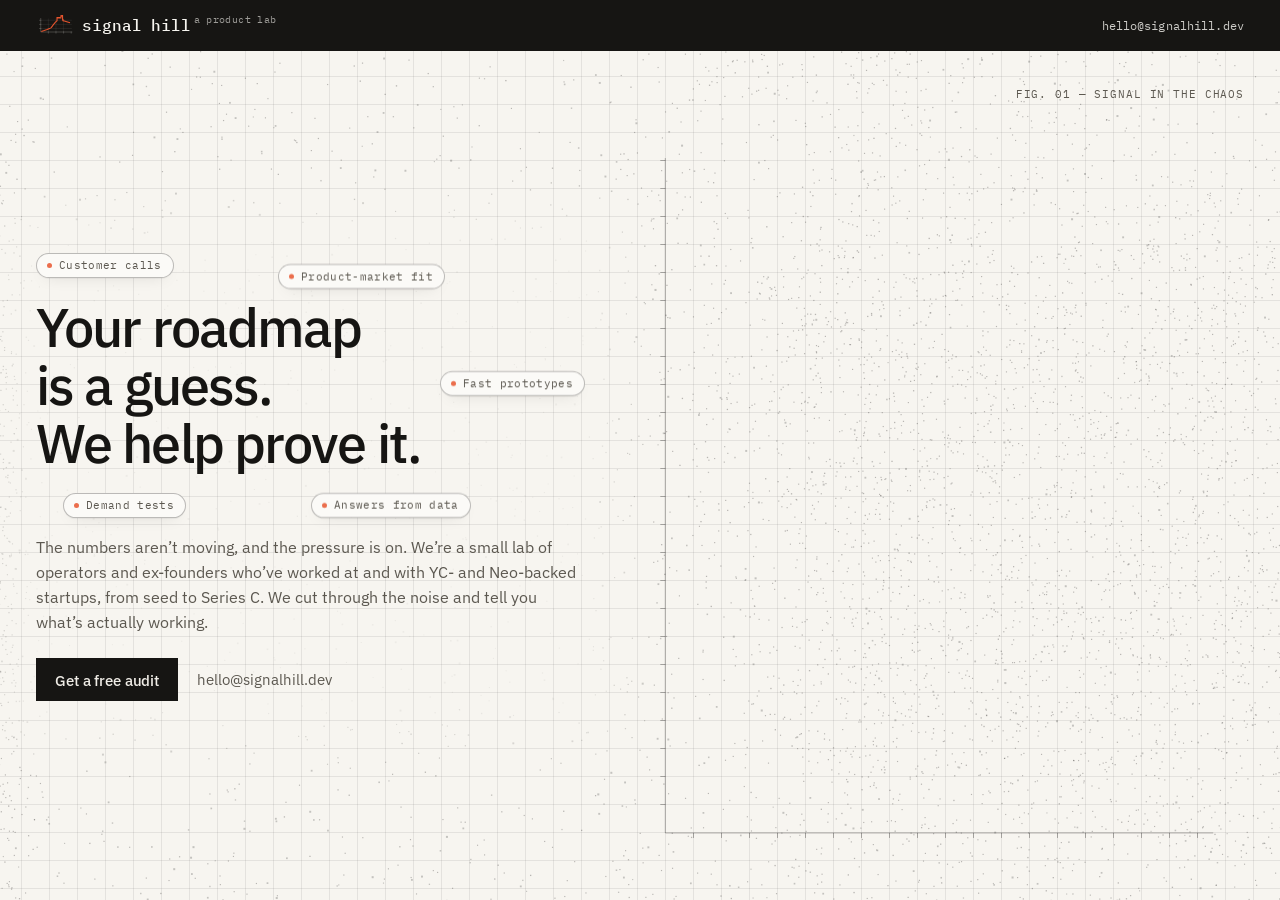
<file: index.html>
<!doctype html>
<html lang="en">
<head>
  <meta charset="utf-8">
  <meta name="viewport" content="width=device-width, initial-scale=1, viewport-fit=cover">
  <title>Signal Hill — A product lab</title>
  <meta name="description" content="Your roadmap is a guess. We help prove it. We’re a small lab of operators and ex-founders who cut through the noise and tell you what’s actually working.">
  <meta name="theme-color" content="#161513">
  <meta name="robots" content="noindex, nofollow">
  <meta name="color-scheme" content="light">

  <link rel="icon" href="favicon.svg" type="image/svg+xml">
  <link rel="icon" href="favicon.ico" sizes="32x32">
  <link rel="apple-touch-icon" href="apple-touch-icon.png">
  <link rel="manifest" href="site.webmanifest">

  <link rel="preconnect" href="https://fonts.googleapis.com">
  <link rel="preconnect" href="https://fonts.gstatic.com" crossorigin>
  <link href="https://fonts.googleapis.com/css2?family=IBM+Plex+Mono:wght@400;500&family=IBM+Plex+Sans:wght@400;500;600&display=swap" rel="stylesheet">
  <link rel="stylesheet" href="assets/css/style.css">
</head>
<body>
  <a class="skip-link" href="#cta">Skip to contact</a>

  <div class="frame">
    <header class="masthead">
      <a class="brand" href="#top" id="top" aria-label="Signal Hill">
        <svg class="brand__mark" xmlns="http://www.w3.org/2000/svg" viewBox="0 0 64 36" fill="none" width="64" height="36" aria-hidden="true">
          <g stroke="currentColor" stroke-width="0.4" opacity="0.28">
            <line x1="8" y1="9" x2="61" y2="9"/>
            <line x1="8" y1="16" x2="61" y2="16"/>
            <line x1="8" y1="23" x2="61" y2="23"/>
            <line x1="21" y1="6" x2="21" y2="29"/>
            <line x1="34" y1="6" x2="34" y2="29"/>
            <line x1="47" y1="6" x2="47" y2="29"/>
          </g>
          <g stroke="currentColor" stroke-width="0.7" stroke-linecap="square" opacity="0.5">
            <path d="M8 6 V29 H61"/>
            <path d="M8 9 H6.2 M8 16 H6.2 M8 23 H6.2"/>
            <path d="M21 29 V30.8 M34 29 V30.8 M47 29 V30.8 M60 29 V30.8"/>
          </g>
          <path class="brand__hill" d="M9 28 L14 26.6 L19 24.8 L23 23.2 L26 21.5 L29 17.2 L32.4 13 L35 10.55 L35.8 9.85 L35.8 4.45 L37.6 4.45 L37.6 5.2 L38.3 5.2 L38.3 4.45 L40.2 4.45 L40.2 5.2 L42.4 5.2 L42.4 1.45 L43.3 1.45 L43.3 2 L43.65 2 L43.65 1.45 L43.9 1.45 L43.9 0.25 L45.15 0.25 L45.15 0.75 L43.9 0.75 L43.9 1.45 L44.3 1.45 L44.3 2 L44.65 2 L44.65 1.45 L45.25 1.45 L45.25 8.25 L46.2 8.25 L46.2 9.85 L48.2 10.4 L52.4 11.6 L58 13.2" stroke-width="1.85" stroke-linejoin="miter" stroke-miterlimit="8" stroke-linecap="butt"/>
        </svg>
        <span class="brand__name">signal hill<sup class="brand__unit">a product lab</sup></span>
      </a>
      <a class="masthead__mail" href="mailto:hello@signalhill.dev">hello@signalhill.dev</a>
    </header>

    <main class="page">
      <section class="hero">
        <div class="hero__bg" aria-hidden="true">
          <canvas id="field" class="field"></canvas>
        </div>
        <div class="hero__copy">
          <div class="headline">
            <h1>Your roadmap is a&nbsp;guess. <span style="display:block">We help prove&nbsp;it.</span></h1>
            <ul class="pills" role="list" aria-label="How we work">
              <li class="pill pill--1">Customer calls</li>
              <li class="pill pill--2">Product-market fit</li>
              <li class="pill pill--3">Fast prototypes</li>
              <li class="pill pill--4">Demand tests</li>
              <li class="pill pill--5">Answers from data</li>
            </ul>
          </div>
          <p class="lede">The numbers aren’t moving, and the pressure is on. We’re a small lab of operators and ex-founders who’ve worked at and with YC- and Neo-backed startups, from seed to Series C. We cut through the noise and tell you what’s actually working.</p>
          <div class="cta">
            <a class="btn" id="cta" href="mailto:hello@signalhill.dev">Get a free audit</a>
            <a class="cta__mail" href="mailto:hello@signalhill.dev">hello@signalhill.dev</a>
          </div>
        </div>

        <div class="hero__stage" role="img" aria-label="Figure of noisy behavior resolving into the Signal Hill silhouette">
          <p class="fig-label">Fig. 01 — Signal in the chaos</p>
        </div>
      </section>
    </main>
  </div>

  <script src="assets/js/main.js" defer></script>
</body>
</html>
</file>
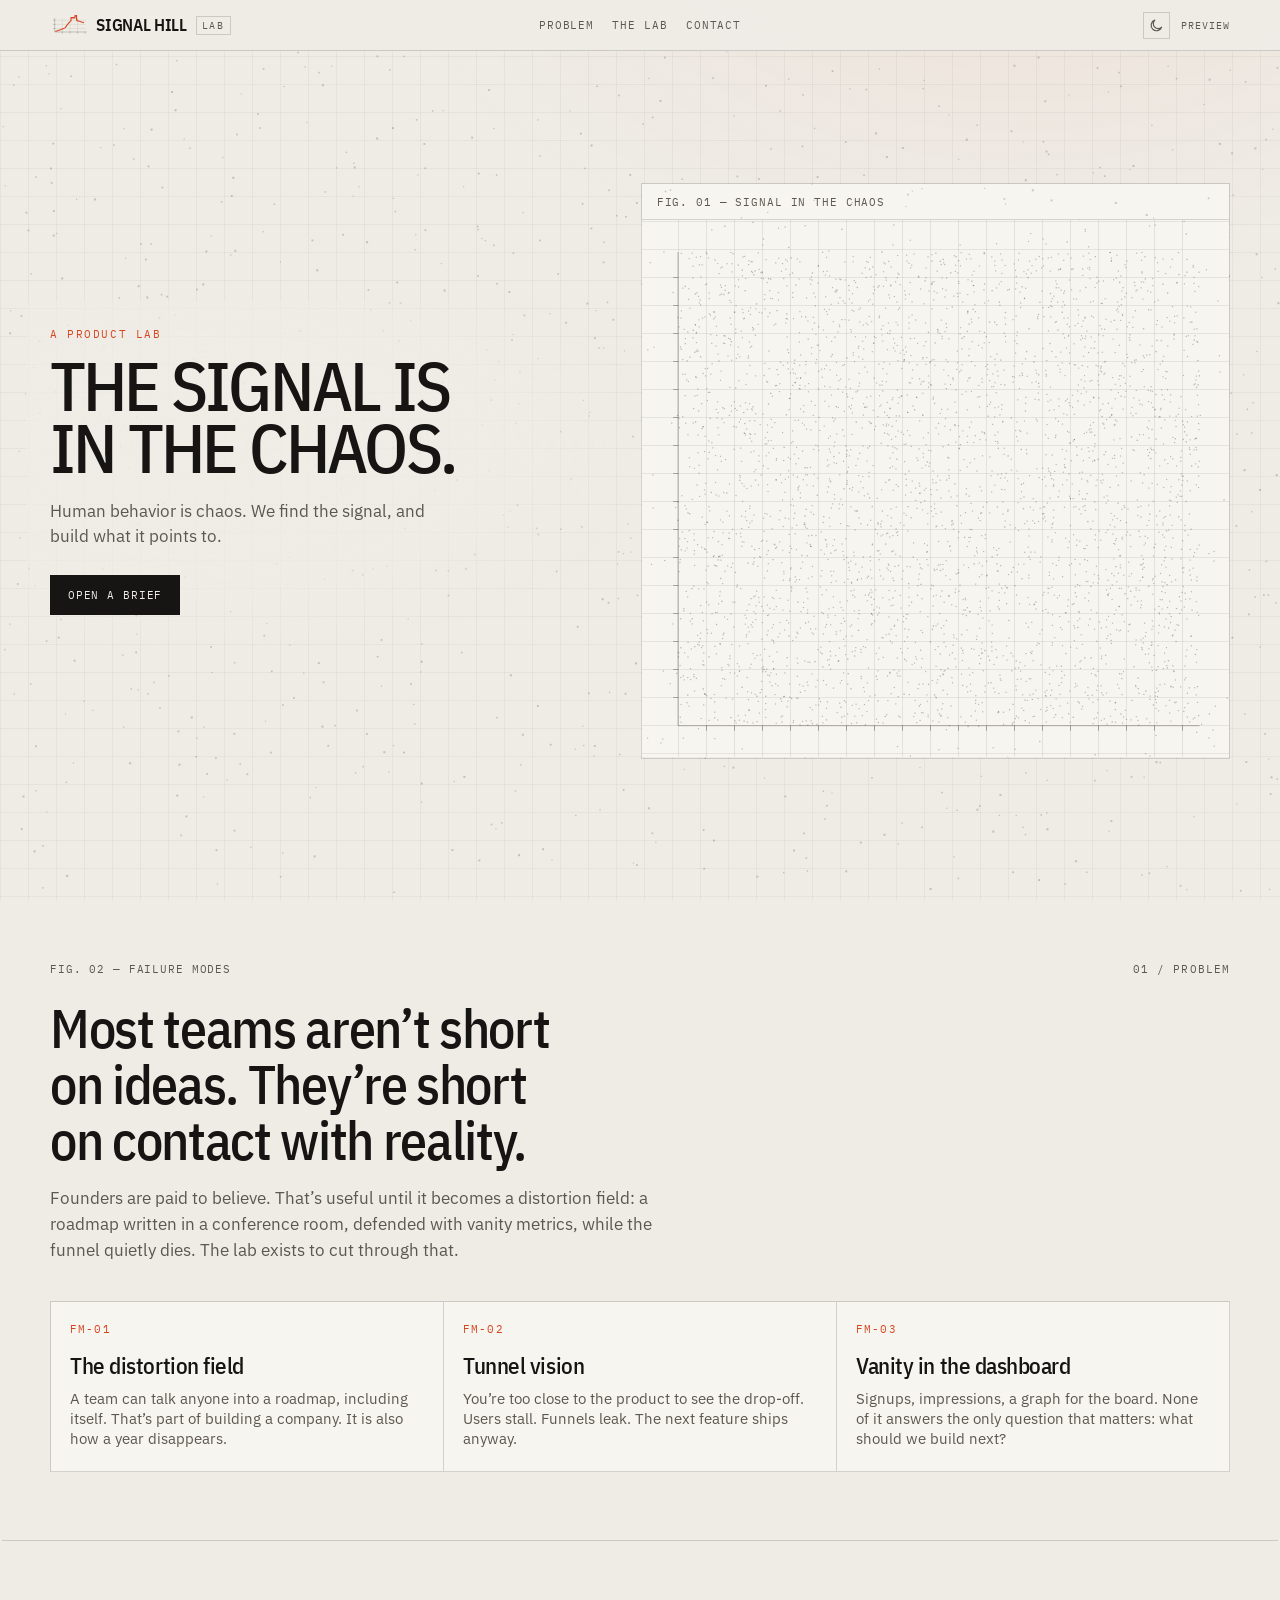
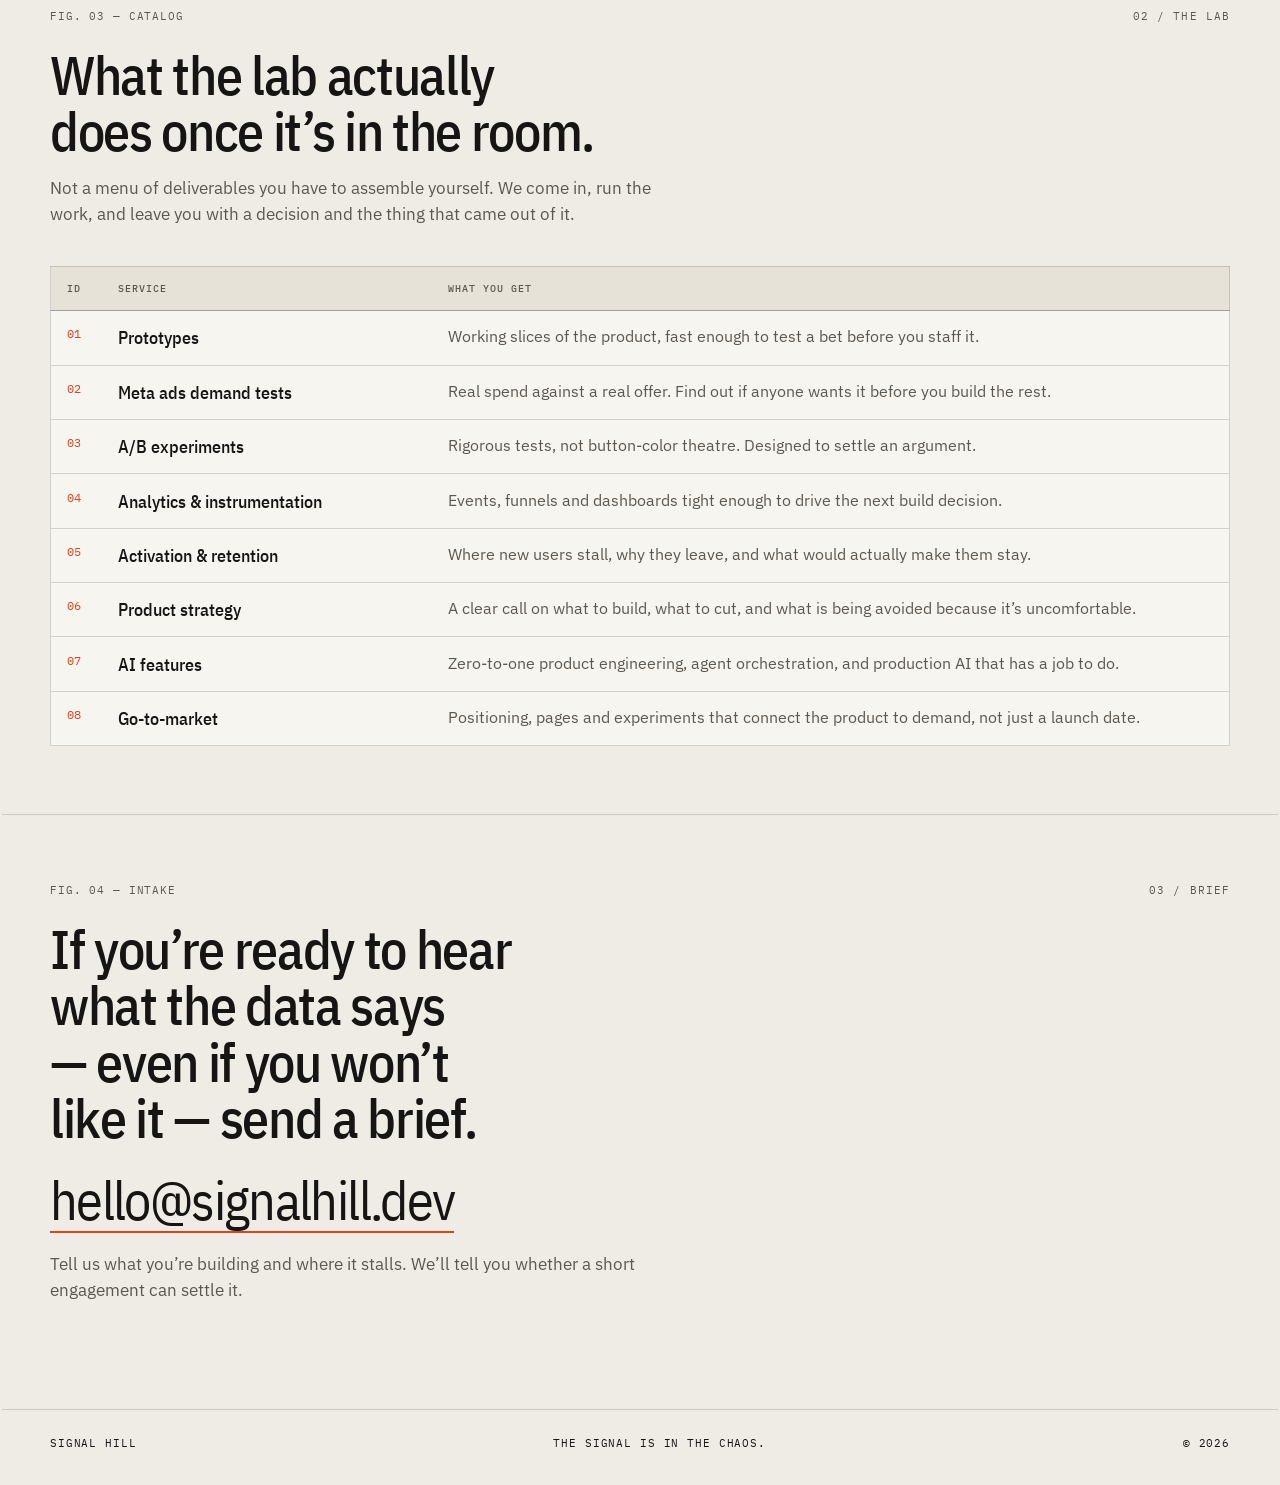
<file: v1/index.html>
<!doctype html>
<html lang="en" class="no-js">
<head>
  <meta charset="utf-8">
  <meta name="viewport" content="width=device-width, initial-scale=1, viewport-fit=cover">
  <title>Signal Hill | The signal is in the chaos</title>
  <meta name="description" content="Signal Hill is a product lab. Human behavior is chaos. We find the signal, and build what it points to.">
  <meta name="theme-color" content="#121110">
  <meta name="robots" content="noindex, nofollow">

  <meta property="og:type" content="website">
  <meta property="og:site_name" content="Signal Hill">
  <meta property="og:title" content="Signal Hill | The signal is in the chaos">
  <meta property="og:description" content="Human behavior is chaos. We find the signal, and build what it points to.">
  <meta property="og:image" content="assets/img/og-image.png">
  <meta property="og:image:width" content="1200">
  <meta property="og:image:height" content="630">
  <meta property="og:image:alt" content="Signal Hill — The signal is in the chaos.">
  <meta name="twitter:card" content="summary_large_image">
  <meta name="twitter:title" content="Signal Hill | The signal is in the chaos">
  <meta name="twitter:description" content="Human behavior is chaos. We find the signal, and build what it points to.">
  <meta name="twitter:image" content="assets/img/og-image.png">

  <link rel="icon" href="favicon.svg" type="image/svg+xml">
  <link rel="icon" href="favicon.ico" sizes="32x32">
  <link rel="apple-touch-icon" href="apple-touch-icon.png">
  <link rel="manifest" href="site.webmanifest">

  <script>
    (function () {
      var t = null;
      try {
        var q = new URLSearchParams(location.search).get("theme");
        if (q === "light" || q === "dark") t = q;
        if (!t) t = localStorage.getItem("signal-hill-theme");
      } catch (e) {}
      if (t !== "light" && t !== "dark") {
        t = (window.matchMedia && matchMedia("(prefers-color-scheme: light)").matches) ? "light" : "dark";
      }
      document.documentElement.setAttribute("data-theme", t);
      var meta = document.querySelector('meta[name="theme-color"]');
      if (meta) meta.setAttribute("content", t === "light" ? "#efece6" : "#121110");
    })();
  </script>
  <link rel="preconnect" href="https://fonts.googleapis.com">
  <link rel="preconnect" href="https://fonts.gstatic.com" crossorigin>
  <link href="https://fonts.googleapis.com/css2?family=IBM+Plex+Mono:wght@400;500&family=IBM+Plex+Sans+Condensed:wght@400;500;600&family=IBM+Plex+Sans:wght@400;500&display=swap" rel="stylesheet">
  <link rel="stylesheet" href="assets/css/style.css">
  <script>document.documentElement.classList.replace('no-js','js');</script>

  <script type="application/ld+json">
  {
    "@context": "https://schema.org",
    "@type": "Organization",
    "name": "Signal Hill",
    "description": "A product lab. Human behavior is chaos. We find the signal, and build what it points to.",
    "email": "hello@signalhill.dev"
  }
  </script>
</head>
<body>
  <a class="skip-link" href="#copy">Skip to content</a>

  <header class="masthead" id="top">
    <div class="shell">
      <a class="brand" href="#top" aria-label="Signal Hill">
        <svg class="brand__mark" xmlns="http://www.w3.org/2000/svg" viewBox="0 0 64 36" fill="none" width="64" height="36" aria-hidden="true">
          <g class="brand__grid" stroke="currentColor" stroke-width="0.4" opacity="0.28">
            <line x1="8" y1="9" x2="61" y2="9"/>
            <line x1="8" y1="16" x2="61" y2="16"/>
            <line x1="8" y1="23" x2="61" y2="23"/>
            <line x1="21" y1="6" x2="21" y2="29"/>
            <line x1="34" y1="6" x2="34" y2="29"/>
            <line x1="47" y1="6" x2="47" y2="29"/>
          </g>
          <g stroke="currentColor" stroke-width="0.7" stroke-linecap="square" opacity="0.5">
            <path d="M8 6 V29 H61"/>
            <path d="M8 9 H6.2 M8 16 H6.2 M8 23 H6.2"/>
            <path d="M21 29 V30.8 M34 29 V30.8 M47 29 V30.8 M60 29 V30.8"/>
          </g>
          <path class="brand__hill" d="M9 28 L14 26.6 L19 24.8 L23 23.2 L26 21.5 L29 17.2 L32.4 13 L35 10.55 L35.8 9.85 L35.8 4.45 L37.6 4.45 L37.6 5.2 L38.3 5.2 L38.3 4.45 L40.2 4.45 L40.2 5.2 L42.4 5.2 L42.4 1.45 L43.3 1.45 L43.3 2 L43.65 2 L43.65 1.45 L43.9 1.45 L43.9 0.25 L45.15 0.25 L45.15 0.75 L43.9 0.75 L43.9 1.45 L44.3 1.45 L44.3 2 L44.65 2 L44.65 1.45 L45.25 1.45 L45.25 8.25 L46.2 8.25 L46.2 9.85 L48.2 10.4 L52.4 11.6 L58 13.2" stroke="currentColor" stroke-width="1.85" stroke-linejoin="miter" stroke-miterlimit="8" stroke-linecap="butt"/>
        </svg>
        <span class="brand__name">Signal Hill</span>
        <span class="brand__unit">Lab</span>
      </a>
      <nav class="nav" aria-label="Primary">
        <a href="#problem">Problem</a>
        <a href="#lab">The lab</a>
        <a href="#contact">Contact</a>
      </nav>
      <div class="masthead__tools">
        <button type="button" class="theme-toggle" data-theme-toggle aria-label="Switch to light theme" aria-pressed="true">
          <svg class="theme-toggle__icon theme-toggle__sun" viewBox="0 0 16 16" aria-hidden="true">
            <circle cx="8" cy="8" r="2.7" fill="none" stroke="currentColor" stroke-width="1.25"/>
            <path d="M8 1.6v1.7M8 12.7v1.7M1.6 8h1.7M12.7 8h1.7M3.3 3.3l1.2 1.2M11.5 11.5l1.2 1.2M3.3 12.7l1.2-1.2M11.5 4.5l1.2-1.2" fill="none" stroke="currentColor" stroke-width="1.25" stroke-linecap="square"/>
          </svg>
          <svg class="theme-toggle__icon theme-toggle__moon" viewBox="0 0 16 16" aria-hidden="true">
            <path d="M6.1 2.3a5.7 5.7 0 1 0 7.2 7.4A4.7 4.7 0 1 1 6.1 2.3z" fill="none" stroke="currentColor" stroke-width="1.25" stroke-linejoin="round"/>
          </svg>
        </button>
        <p class="masthead__meta">Preview</p>
      </div>
    </div>
  </header>

  <main>
    <section class="hero" id="copy" aria-labelledby="hero-title">
      <canvas id="field" class="field" aria-hidden="true"></canvas>
      <div class="shell hero__grid">
      <div class="hero__copy">
        <p class="kicker">A product lab</p>
        <h1 id="hero-title"><span class="line">The signal is</span> <span class="line">in the chaos.</span></h1>
        <p class="lede">Human behavior is chaos. We find the signal, and build what it points to.</p>
        <a class="btn" href="mailto:hello@signalhill.dev">Open a brief</a>
      </div>

      <aside class="ex" aria-label="Figure of noisy behavior resolving into the Signal Hill silhouette">
        <header class="ex__head">
          <p class="fig-label">Fig. 01 — Signal in the chaos</p>
        </header>
        <div class="hero__stage" aria-hidden="true"></div>
      </aside>
    </div>
    </section>

    <section class="section" id="problem" aria-labelledby="problem-title">
      <header class="section-head">
        <p class="fig-label">Fig. 02 — Failure modes</p>
        <p class="section-head__id">01 / Problem</p>
      </header>
      <h2 id="problem-title">Most teams aren’t short on ideas. They’re short on contact with reality.</h2>
      <p class="section-lede">Founders are paid to believe. That’s useful until it becomes a distortion field: a roadmap written in a conference room, defended with vanity metrics, while the funnel quietly dies. The lab exists to cut through that.</p>
      <ol class="modes" role="list">
        <li>
          <p class="modes__id">FM-01</p>
          <h3>The distortion field</h3>
          <p>A team can talk anyone into a roadmap, including itself. That’s part of building a company. It is also how a year disappears.</p>
        </li>
        <li>
          <p class="modes__id">FM-02</p>
          <h3>Tunnel vision</h3>
          <p>You’re too close to the product to see the drop-off. Users stall. Funnels leak. The next feature ships anyway.</p>
        </li>
        <li>
          <p class="modes__id">FM-03</p>
          <h3>Vanity in the dashboard</h3>
          <p>Signups, impressions, a graph for the board. None of it answers the only question that matters: what should we build next?</p>
        </li>
      </ol>
    </section>

    <section class="section" id="lab" aria-labelledby="lab-title">
      <header class="section-head">
        <p class="fig-label">Fig. 03 — Catalog</p>
        <p class="section-head__id">02 / The lab</p>
      </header>
      <h2 id="lab-title">What the lab actually does once it’s in the room.</h2>
      <p class="section-lede">Not a menu of deliverables you have to assemble yourself. We come in, run the work, and leave you with a decision and the thing that came out of it.</p>
      <table class="catalog">
        <caption class="sr-only">Signal Hill services</caption>
        <thead>
          <tr>
            <th scope="col">ID</th>
            <th scope="col">Service</th>
            <th scope="col">What you get</th>
          </tr>
        </thead>
        <tbody>
          <tr>
            <td>01</td>
            <th scope="row">Prototypes</th>
            <td>Working slices of the product, fast enough to test a bet before you staff it.</td>
          </tr>
          <tr>
            <td>02</td>
            <th scope="row">Meta ads demand tests</th>
            <td>Real spend against a real offer. Find out if anyone wants it before you build the rest.</td>
          </tr>
          <tr>
            <td>03</td>
            <th scope="row">A/B experiments</th>
            <td>Rigorous tests, not button-color theatre. Designed to settle an argument.</td>
          </tr>
          <tr>
            <td>04</td>
            <th scope="row">Analytics &amp; instrumentation</th>
            <td>Events, funnels and dashboards tight enough to drive the next build decision.</td>
          </tr>
          <tr>
            <td>05</td>
            <th scope="row">Activation &amp; retention</th>
            <td>Where new users stall, why they leave, and what would actually make them stay.</td>
          </tr>
          <tr>
            <td>06</td>
            <th scope="row">Product strategy</th>
            <td>A clear call on what to build, what to cut, and what is being avoided because it’s uncomfortable.</td>
          </tr>
          <tr>
            <td>07</td>
            <th scope="row">AI features</th>
            <td>Zero-to-one product engineering, agent orchestration, and production AI that has a job to do.</td>
          </tr>
          <tr>
            <td>08</td>
            <th scope="row">Go-to-market</th>
            <td>Positioning, pages and experiments that connect the product to demand, not just a launch date.</td>
          </tr>
        </tbody>
      </table>
    </section>

    <section class="section contact" id="contact" aria-labelledby="contact-title">
      <header class="section-head">
        <p class="fig-label">Fig. 04 — Intake</p>
        <p class="section-head__id">03 / Brief</p>
      </header>
      <h2 id="contact-title">If you’re ready to hear what the data says — even if you won’t like it — send a brief.</h2>
      <a class="mail" href="mailto:hello@signalhill.dev">hello@signalhill.dev</a>
      <p class="section-lede">Tell us what you’re building and where it stalls. We’ll tell you whether a short engagement can settle it.</p>
    </section>
  </main>

  <footer class="colophon">
    <div class="shell">
      <div class="colophon__row">
        <p>Signal Hill</p>
        <p>The signal is in the chaos.</p>
        <p>© <span class="js-year">2026</span></p>
      </div>
    </div>
  </footer>

  <script src="assets/js/main.js" defer></script>
</body>
</html>
</file>
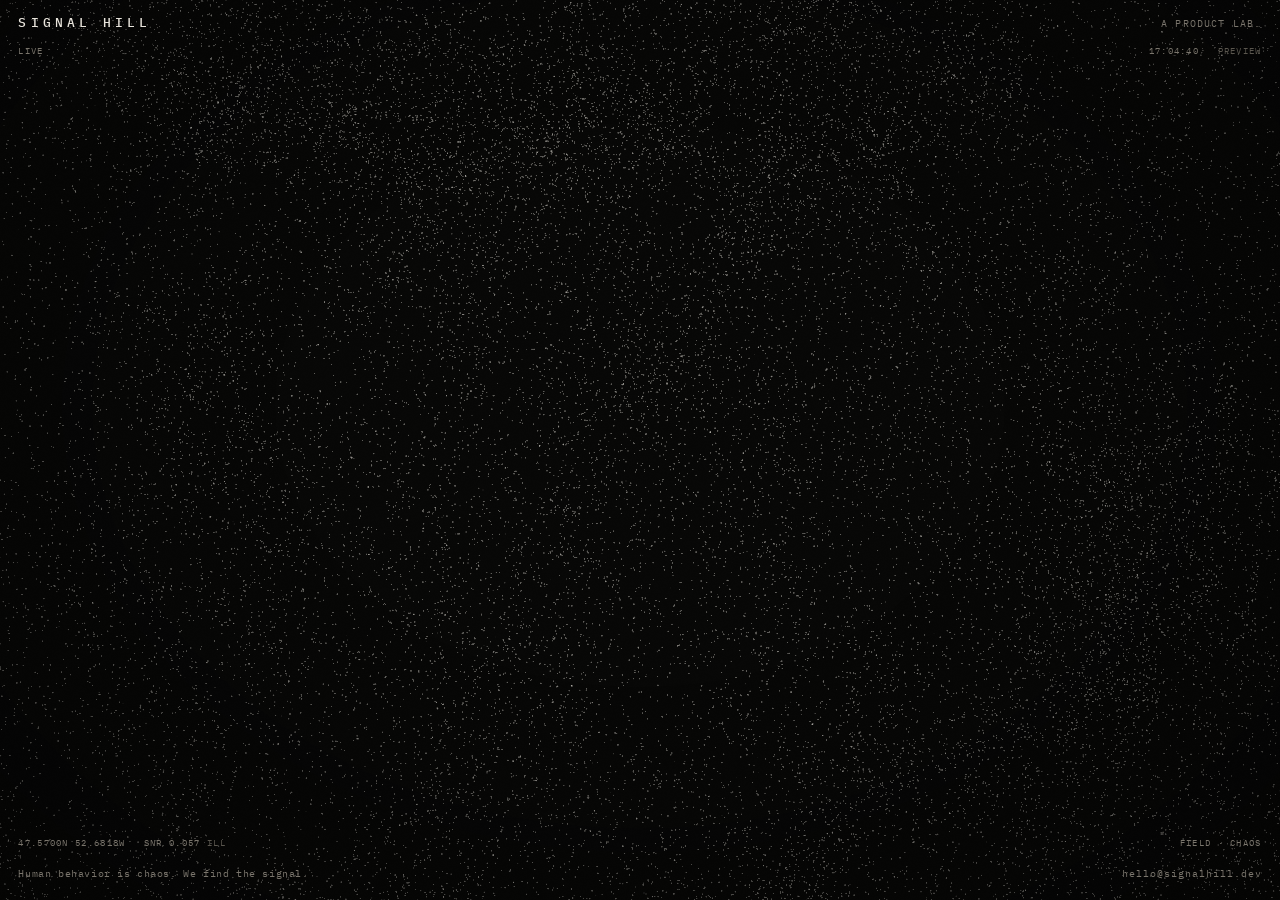
<file: v2/index.html>
<!doctype html>
<html lang="en" class="no-js">
<head>
  <meta charset="utf-8">
  <meta name="viewport" content="width=device-width, initial-scale=1, viewport-fit=cover">
  <title>Signal Hill</title>
  <meta name="description" content="A product lab. Human behavior is chaos. We find the signal.">
  <meta name="theme-color" content="#070706">
  <meta name="robots" content="noindex, nofollow">
  <meta name="color-scheme" content="dark">

  <link rel="icon" href="favicon.svg" type="image/svg+xml">
  <link rel="icon" href="favicon.ico" sizes="32x32">
  <link rel="apple-touch-icon" href="apple-touch-icon.png">
  <link rel="manifest" href="site.webmanifest">

  <link rel="preconnect" href="https://fonts.googleapis.com">
  <link rel="preconnect" href="https://fonts.gstatic.com" crossorigin>
  <link href="https://fonts.googleapis.com/css2?family=IBM+Plex+Mono:wght@400;500&display=swap" rel="stylesheet">
  <link rel="stylesheet" href="assets/css/style.css">
  <script>document.documentElement.classList.replace("no-js","js");</script>
</head>
<body>
  <a class="skip-link" href="#mail">Skip to contact</a>

  <canvas id="field" class="field" aria-hidden="true"></canvas>
  <canvas id="overlay" class="overlay" aria-hidden="true"></canvas>
  <div class="vignette" aria-hidden="true"></div>
  <div class="grain" aria-hidden="true"></div>
  <div class="scan" aria-hidden="true"></div>

  <div class="hud">
    <header class="hud__top">
      <h1 class="wordmark" data-wordmark>SIGNAL HILL</h1>
      <p class="hud__lab" data-fade>A product lab.</p>
    </header>

    <div class="crosshair" data-crosshair aria-hidden="true">
      <span class="crosshair__h"></span>
      <span class="crosshair__v"></span>
      <span class="crosshair__c"></span>
    </div>

    <div class="tel tel--tl" data-fade data-tel-state>STANDBY</div>
    <div class="tel tel--tr" data-fade>
      <span data-tel-clock>00:00:00</span>
      <span class="tel__dim">PREVIEW</span>
    </div>
    <div class="tel tel--bl" data-fade>
      <span>47.5700N  52.6818W</span>
      <span class="tel__snr">SNR <span data-tel-snr>0.000</span> <abbr class="tel__ill" title="Decorative readout, not a measured metric">ILL</abbr></span>
    </div>
    <div class="tel tel--br" data-fade data-tel-mode>FIELD  ·  IDLE</div>

    <footer class="hud__bottom">
      <p class="tagline" data-fade>Human behavior is chaos. We find the signal.</p>
      <a class="mail" id="mail" href="mailto:hello@signalhill.dev" data-fade>hello@signalhill.dev</a>
    </footer>
  </div>

  <script src="assets/js/main.js" defer></script>
</body>
</html>
</file>
<file: assets/css/style.css>
/* Signal Hill v3 — one-screen, plain, with a quiet graph panel. */

:root {
  --paper: #efece6;
  --paper-2: #f7f5f0;
  --ink: #161513;
  --muted: #5c5850;
  --line: rgba(22, 21, 19, 0.14);
  --line-strong: rgba(22, 21, 19, 0.28);
  --rust: #e8552e;
  --rule: 1px solid var(--line);
  --font: "IBM Plex Sans", "Helvetica Neue", Helvetica, Arial, sans-serif;
  --font-mono: "IBM Plex Mono", ui-monospace, Menlo, Consolas, monospace;
  --pad: clamp(1.15rem, 3.2vw, 2.25rem);
  --max: 1360px;
  --ease: cubic-bezier(0.22, 1, 0.36, 1);
}

*, *::before, *::after { box-sizing: border-box; }

html, body {
  margin: 0;
  min-height: 100%;
  background: var(--paper);
  color: var(--ink);
  font-family: var(--font);
  -webkit-font-smoothing: antialiased;
  text-rendering: optimizeLegibility;
  color-scheme: light;
}

html { height: 100%; }
body {
  min-height: 100dvh;
  overflow-x: hidden;
}

.skip-link {
  position: absolute;
  left: 1rem;
  top: -4rem;
  z-index: 20;
  background: var(--ink);
  color: var(--paper);
  padding: 0.45rem 0.7rem;
  font-family: var(--font-mono);
  font-size: 0.72rem;
  letter-spacing: 0.06em;
  text-decoration: none;
}
.skip-link:focus { top: 1rem; }

.frame {
  min-height: 100dvh;
  display: flex;
  flex-direction: column;
  /* Full-bleed sections; content aligns to a centred column via --gutter. */
  --gutter: max(var(--pad), calc((100% - var(--max)) / 2));
}

.masthead {
  display: flex;
  align-items: center;
  justify-content: space-between;
  gap: 1rem;
  flex-shrink: 0;
  padding: max(0.7rem, env(safe-area-inset-top)) var(--gutter) 0.7rem;
  background: var(--ink);
  color: var(--paper-2);
}
.masthead .brand__mark { color: var(--paper-2); }
.masthead__mail {
  flex-shrink: 0;
  font-family: var(--font-mono);
  font-size: 0.78rem;
  letter-spacing: 0.01em;
  color: rgba(247, 245, 240, 0.82);
  text-decoration: none;
  padding-block: 0.35rem;
  border-bottom: 1px solid transparent;
  transition: color 0.2s var(--ease), border-color 0.2s var(--ease);
}
.masthead__mail:hover,
.masthead__mail:focus-visible {
  color: #fff;
  border-bottom-color: var(--rust);
  outline: none;
}
.masthead .brand__unit { color: rgba(247, 245, 240, 0.6); }

.brand {
  display: inline-flex;
  align-items: center;
  gap: 0.55rem;
  color: inherit;
  text-decoration: none;
  min-width: 0;
  white-space: nowrap;
}

.brand__mark {
  display: block;
  width: 2.35rem;
  height: 1.32rem;
  color: var(--ink);
  flex-shrink: 0;
}
.brand__hill { stroke: var(--rust); }

.brand__name {
  font-family: var(--font-mono);
  font-size: 1rem;
  font-weight: 500;
  letter-spacing: -0.01em;
  line-height: 1;
  text-transform: lowercase;
}

/* "a product lab" as a footnote-style superscript after the wordmark */
.brand__unit {
  position: relative;
  top: -0.85em;
  vertical-align: baseline;
  margin-left: 0.3em;
  font-family: var(--font-mono);
  font-size: 0.6rem;
  font-weight: 400;
  letter-spacing: 0.04em;
  line-height: 0;
  text-transform: lowercase;
  color: var(--muted);
  white-space: nowrap;
}

.page {
  flex: 1 1 auto;
  min-height: 0;
  display: flex;
  flex-direction: column;
}

.hero {
  position: relative;
  isolation: isolate;
  flex: 1 1 auto;
  min-height: 0;
  display: grid;
  grid-template-columns: minmax(0, 1fr) minmax(0, 1.12fr);
  gap: clamp(1.4rem, 3.4vw, 3rem);
  align-items: stretch;
  padding:
    clamp(1.5rem, 4vh, 3rem)
    var(--gutter)
    max(clamp(1.5rem, 4vh, 3rem), env(safe-area-inset-bottom));
  background: var(--paper-2);
  overflow: hidden;
}

/* Graph paper + particle field fill the whole hero; text sits on top. */
.hero__bg {
  position: absolute;
  inset: 0;
  z-index: 0;
  pointer-events: none;
}

.hero__copy {
  position: relative;
  z-index: 1;
  align-self: center;
  max-width: 36rem;
  padding-block: 0.25rem;
}

h1 {
  margin: 0 0 0.95rem;
  font-size: clamp(2.15rem, 4.2vw, 3.85rem);
  font-weight: 500;
  letter-spacing: -0.035em;
  line-height: 1.08;
  max-width: 18ch;
  text-wrap: balance;
}

.lede {
  margin: 0 0 1.5rem;
  font-size: clamp(1rem, 1.15vw, 1.15rem);
  line-height: 1.55;
  color: var(--muted);
}

.cta {
  display: flex;
  align-items: center;
  gap: 1.15rem;
  flex-wrap: wrap;
}

.btn {
  display: inline-flex;
  align-items: center;
  justify-content: center;
  min-height: 2.65rem;
  padding: 0.45rem 1.15rem;
  background: var(--ink);
  color: var(--paper);
  font-size: 0.95rem;
  font-weight: 500;
  letter-spacing: -0.01em;
  text-decoration: none;
  border: 1px solid var(--ink);
  transition: background 0.2s var(--ease), border-color 0.2s var(--ease), color 0.2s var(--ease);
  white-space: nowrap;
}
.btn:hover,
.btn:focus-visible {
  background: var(--rust);
  border-color: var(--rust);
  color: #fff;
  outline: none;
}

.cta__mail {
  color: var(--muted);
  text-decoration: none;
  font-size: 0.95rem;
  border-bottom: 1px solid transparent;
}
.cta__mail:hover,
.cta__mail:focus-visible {
  color: var(--ink);
  border-bottom-color: var(--rust);
  outline: none;
}

/* FIG. 01: the right-hand area of the hero where the series is drawn */
.hero__stage {
  position: relative;
  z-index: 1;
  min-height: 0;
  pointer-events: none;
}
.hero__stage .fig-label {
  position: absolute;
  top: 0;
  right: 0;
}
.fig-label {
  margin: 0;
  font-family: var(--font-mono);
  font-size: 0.68rem;
  letter-spacing: 0.08em;
  text-transform: uppercase;
  color: var(--muted);
}
.field {
  position: absolute;
  inset: 0;
  display: block;
  width: 100%;
  height: 100%;
}

/* Method pills floating around the headline */
.headline {
  position: relative;
  padding: 3rem 0;
  margin-bottom: 0.95rem;
}
.headline h1 { margin-bottom: 0; }

.pills {
  list-style: none;
  margin: 0;
  padding: 0;
}
.pill {
  position: absolute;
  display: inline-flex;
  align-items: center;
  gap: 0.45rem;
  padding: 0.3rem 0.7rem 0.3rem 0.6rem;
  font-family: var(--font-mono);
  font-size: 0.7rem;
  letter-spacing: 0.03em;
  line-height: 1.2;
  color: var(--muted);
  white-space: nowrap;
  background: #fbfaf7;
  border: 1px solid var(--line-strong);
  border-radius: 999px;
  box-shadow: 0 1px 0 rgba(22, 21, 19, 0.04), 0 6px 16px -10px rgba(22, 21, 19, 0.25);
  animation: pill-float 7s ease-in-out infinite;
  will-change: transform;
}
.pill::before {
  content: "";
  width: 0.32rem;
  height: 0.32rem;
  border-radius: 50%;
  background: var(--rust);
  opacity: 0.85;
  flex-shrink: 0;
}
.pill--1 { top: 0.2rem;    left: 0;    animation-duration: 7.2s; }
.pill--2 { top: 0.9rem;    left: 44%;  animation-duration: 8.4s; animation-delay: -2.1s; }
.pill--3 { top: 50%;       right: 0;   margin-top: -0.85rem; animation-duration: 6.8s; animation-delay: -4.3s; }
.pill--4 { bottom: 0.15rem; left: 5%;  animation-duration: 7.9s; animation-delay: -1.2s; }
.pill--5 { bottom: 0.1rem; left: 50%;  animation-duration: 8.8s; animation-delay: -3.6s; }

@keyframes pill-float {
  0%, 100% { transform: translate3d(0, 0, 0); }
  50%      { transform: translate3d(0, -5px, 0); }
}

@media (max-width: 1100px) {
  h1 { max-width: 18ch; }
}

@media (max-width: 900px) {
  .hero {
    grid-template-columns: 1fr;
    grid-template-rows: auto minmax(15rem, 1fr);
    align-items: stretch;
    flex: 1 0 auto;
    gap: 1.25rem;
  }
  .hero__copy { align-self: start; max-width: none; }
  h1 { font-size: clamp(2rem, 8vw, 2.6rem); }
  .headline { padding: 0; margin-bottom: 1rem; }
  .pills {
    display: flex;
    flex-wrap: wrap;
    gap: 0.4rem;
    margin-top: 0.85rem;
  }
  .pill {
    position: static;
    margin: 0;
    animation: none;
  }
}

@media (max-width: 560px) {
  .brand { gap: 0.45rem; }
  .brand__mark { width: 2rem; height: 1.12rem; }
  .brand__name { font-size: 0.92rem; }
  .brand__unit { font-size: 0.5rem; margin-left: 0.25em; letter-spacing: 0.02em; }
  .masthead__mail { font-size: 0.66rem; }
  h1 { font-size: 1.85rem; max-width: none; }
  .lede { font-size: 1rem; margin-bottom: 1.2rem; }
  .hero { grid-template-rows: auto minmax(15.5rem, 1fr); padding: 1.25rem var(--gutter) 1rem; }
  .fig-label { font-size: 0.58rem; letter-spacing: 0.06em; white-space: nowrap; }
  .headline { margin-bottom: 0.85rem; }
  .pills { margin-top: 0.7rem; gap: 0.35rem; }
  .pill { font-size: 0.66rem; padding: 0.26rem 0.6rem 0.26rem 0.5rem; }
}

@media (prefers-reduced-motion: reduce) {
  * {
    animation: none !important;
    transition: none !important;
  }
}
</file>
<file: v1/assets/css/style.css>
/* Signal Hill — split hero on the report/lab frame. */
:root,
html[data-theme="dark"] {
  color-scheme: dark;
  --paper: #121110;
  --paper-2: #181715;
  --paper-3: #1e1c19;
  --ink: #ece8e0;
  --muted: #9a958c;
  --line: rgba(236, 232, 224, 0.14);
  --line-strong: rgba(236, 232, 224, 0.28);
  --rust: #e8552e;
  --grid-line: rgba(236, 232, 224, 0.055);
  --wash: rgba(232, 85, 46, 0.08);
  --rule: 1px solid var(--line);
  --font-sans: "IBM Plex Sans", "Helvetica Neue", Helvetica, Arial, sans-serif;
  --font-cond: "IBM Plex Sans Condensed", "Arial Narrow", sans-serif;
  --font-mono: "IBM Plex Mono", ui-monospace, Menlo, Consolas, monospace;
  --pad: clamp(1.25rem, 4vw, 3rem);
  --max: 1180px;
  --ease: cubic-bezier(0.22, 1, 0.36, 1);
}

html[data-theme="light"] {
  color-scheme: light;
  --paper: #efece6;
  --paper-2: #f7f5f0;
  --paper-3: #e6e2d8;
  --ink: #161513;
  --muted: #5c5850;
  --line: rgba(22, 21, 19, 0.16);
  --line-strong: rgba(22, 21, 19, 0.32);
  --rust: #d64520;
  --grid-line: rgba(22, 21, 19, 0.045);
  --wash: rgba(214, 69, 32, 0.05);
}

*, *::before, *::after { box-sizing: border-box; }
html, body {
  margin: 0;
  min-height: 100%;
  background: var(--paper);
  color: var(--ink);
  font-family: var(--font-sans);
  -webkit-font-smoothing: antialiased;
  text-rendering: optimizeLegibility;
}
html { height: 100%; }
body {
  min-height: 100dvh;
  overflow-x: hidden;
  overflow-y: auto;
  background-color: var(--paper);
  background-image:
    linear-gradient(to right, var(--grid-line) 1px, transparent 1px),
    linear-gradient(to bottom, var(--grid-line) 1px, transparent 1px);
  background-size: 28px 28px;
  background-attachment: fixed;
}
body::before {
  content: "";
  position: fixed;
  inset: 0;
  pointer-events: none;
  z-index: 0;
  background: radial-gradient(1200px 700px at 80% -10%, var(--wash), transparent 55%);
}

.shell {
  width: 100%;
  max-width: calc(var(--max) + var(--pad) * 2);
  margin-inline: auto;
  padding-left: var(--pad);
  padding-right: var(--pad);
}

.skip-link {
  position: absolute;
  left: 1rem;
  top: -4rem;
  z-index: 30;
  background: var(--ink);
  color: var(--paper);
  padding: 0.5rem 0.8rem;
  font-family: var(--font-mono);
  font-size: 0.75rem;
}
.skip-link:focus { top: 1rem; }

.masthead {
  position: sticky;
  top: 0;
  z-index: 8;
  background: color-mix(in srgb, var(--paper) 88%, transparent);
  backdrop-filter: blur(10px);
  -webkit-backdrop-filter: blur(10px);
  border-bottom: var(--rule);
}
.masthead .shell {
  display: grid;
  grid-template-columns: 1fr auto 1fr;
  align-items: center;
  gap: 1rem;
  min-height: 3.15rem;
  padding-top: calc(0.7rem + env(safe-area-inset-top));
  padding-bottom: 0.7rem;
}

.brand {
  display: inline-flex;
  align-items: center;
  gap: 0.55rem;
  text-decoration: none;
  color: inherit;
  justify-self: start;
}
.brand__mark {
  display: block;
  width: 2.35rem;
  height: 1.32rem;
  flex-shrink: 0;
}
.brand__name {
  font-family: var(--font-cond);
  font-weight: 600;
  font-size: 1.05rem;
  letter-spacing: -0.02em;
  text-transform: uppercase;
}
.brand__unit {
  font-family: var(--font-mono);
  font-size: 0.62rem;
  letter-spacing: 0.14em;
  text-transform: uppercase;
  color: var(--muted);
  border: var(--rule);
  padding: 0.12rem 0.35rem;
}

.nav {
  display: flex;
  gap: 1.15rem;
  justify-content: center;
}
.nav a {
  font-family: var(--font-mono);
  font-size: 0.68rem;
  letter-spacing: 0.08em;
  text-transform: uppercase;
  text-decoration: none;
  color: var(--muted);
}
.nav a:hover { color: var(--ink); }

.masthead__meta {
  margin: 0;
  font-family: var(--font-mono);
  font-size: 0.62rem;
  letter-spacing: 0.1em;
  text-transform: uppercase;
  color: var(--muted);
}
.brand__hill {
  stroke: var(--rust);
}
.brand__mark {
  color: var(--ink);
}

.masthead__tools {
  justify-self: end;
  display: inline-flex;
  align-items: center;
  gap: 0.7rem;
}

.theme-toggle {
  appearance: none;
  display: inline-flex;
  align-items: center;
  justify-content: center;
  width: 1.7rem;
  height: 1.7rem;
  padding: 0;
  margin: 0;
  border: var(--rule);
  background: transparent;
  color: var(--muted);
  cursor: pointer;
}
.theme-toggle:hover,
.theme-toggle:focus-visible {
  color: var(--ink);
  border-color: var(--line-strong);
  outline: none;
}
.theme-toggle__icon {
  display: block;
  width: 0.95rem;
  height: 0.95rem;
}
html[data-theme="dark"] .theme-toggle__moon,
html:not([data-theme]) .theme-toggle__moon { display: none; }
html[data-theme="light"] .theme-toggle__sun { display: none; }


.field {
  position: absolute;
  inset: 0;
  width: 100%;
  height: 100%;
  display: block;
  z-index: 1;
  pointer-events: none;
}

.hero {
  position: relative;
  z-index: 4;
  display: flex;
  align-items: stretch;
  min-height: calc(100dvh - 3.6rem);
  padding-top: 2.25rem;
  padding-bottom: 2.5rem;
  pointer-events: none;
}
.hero__grid {
  display: grid;
  grid-template-columns: minmax(0, 1fr) minmax(0, 1.08fr);
  gap: clamp(1.5rem, 3.5vw, 3.25rem);
  align-items: center;
  flex: 1;
  min-height: 0;
}

.hero__copy {
  position: relative;
  z-index: 5;
  max-width: 38rem;
  pointer-events: auto;
}
.hero__copy::before {
  content: "";
  position: absolute;
  inset: -1.6rem -1.8rem -1.8rem -1.5rem;
  background: radial-gradient(
    ellipse at 28% 42%,
    color-mix(in srgb, var(--paper) 92%, transparent) 0%,
    color-mix(in srgb, var(--paper) 72%, transparent) 48%,
    color-mix(in srgb, var(--paper) 0%, transparent) 76%
  );
  z-index: -1;
  pointer-events: none;
}

.kicker {
  margin: 0 0 0.85rem;
  font-family: var(--font-mono);
  font-size: 0.7rem;
  letter-spacing: 0.14em;
  text-transform: uppercase;
  color: var(--rust);
}

.hero h1 {
  margin: 0 0 1.25rem;
  font-family: var(--font-cond);
  font-weight: 500;
  font-size: clamp(2.55rem, 5.4vw, 5.4rem);
  letter-spacing: -0.04em;
  line-height: 0.9;
  text-transform: uppercase;
}
.hero h1 .line {
  display: block;
  white-space: nowrap;
}

.lede {
  margin: 0 0 1.6rem;
  max-width: 26rem;
  font-size: 1.05rem;
  line-height: 1.5;
  color: var(--muted);
}

.btn {
  display: inline-flex;
  align-items: center;
  justify-content: center;
  min-height: 2.5rem;
  padding: 0.45rem 1.05rem;
  background: var(--ink);
  color: var(--paper);
  font-family: var(--font-mono);
  font-size: 0.68rem;
  letter-spacing: 0.08em;
  text-transform: uppercase;
  text-decoration: none;
  border: 1px solid var(--ink);
  transition: background 0.2s var(--ease), color 0.2s var(--ease), border-color 0.2s var(--ease);
  white-space: nowrap;
}
.btn:hover {
  background: var(--rust);
  border-color: var(--rust);
  color: #fff;
}

/* Fig. 01 panel — report card around the animation */
.ex {
  display: flex;
  flex-direction: column;
  align-self: center;
  width: 100%;
  height: min(36rem, 100%);
  min-height: 0;
  border: var(--rule);
  background: transparent;
  pointer-events: none;
}
.ex__head {
  display: flex;
  justify-content: space-between;
  align-items: baseline;
  gap: 0.75rem;
  padding: 0.7rem 0.95rem 0.65rem;
  background: var(--paper-2);
  border-bottom: var(--rule);
  flex-shrink: 0;
}
.fig-label {
  margin: 0;
  font-family: var(--font-mono);
  font-size: 0.68rem;
  letter-spacing: 0.08em;
  text-transform: uppercase;
  color: var(--muted);
}
.ex__badge {
  margin: 0;
  font-family: var(--font-mono);
  font-size: 0.62rem;
  letter-spacing: 0.1em;
  text-transform: uppercase;
  color: #fff;
  background: var(--rust);
  padding: 0.18rem 0.4rem;
  flex-shrink: 0;
}
.hero__stage {
  flex: 1 1 auto;
  min-height: 12rem;
  position: relative;
  background: transparent;
}

@media (max-width: 860px) {
  body { overflow-x: hidden; overflow-y: auto; }
  .masthead .shell {
    grid-template-columns: 1fr auto;
    grid-template-rows: auto auto;
    row-gap: 0.5rem;
  }
  .brand { grid-column: 1; grid-row: 1; }
  .masthead__tools { grid-column: 2; grid-row: 1; }
  .nav {
    grid-column: 1 / -1;
    grid-row: 2;
    justify-content: flex-start;
    gap: 0.85rem;
  }
  .hero {
    min-height: calc(100dvh - 6.5rem);
    padding-top: 1.5rem;
    padding-bottom: 1.5rem;
  }
  .hero__grid {
    grid-template-columns: 1fr;
    grid-template-rows: auto minmax(38vh, 1fr);
    align-items: stretch;
    gap: 1.15rem;
  }
  .hero h1 {
    font-size: clamp(2.15rem, 11.4vw, 3.15rem);
    margin-bottom: 0.95rem;
  }
  .lede {
    font-size: 0.98rem;
    margin-bottom: 1.2rem;
    max-width: 28rem;
  }
  .hero__copy::before {
    inset: -0.8rem -0.6rem -1rem -0.4rem;
    background: linear-gradient(
      180deg,
      color-mix(in srgb, var(--paper) 94%, transparent) 0%,
      color-mix(in srgb, var(--paper) 82%, transparent) 70%,
      color-mix(in srgb, var(--paper) 20%, transparent) 100%
    );
  }
  .ex { align-self: stretch; height: auto; min-height: 38vh; }
  .hero__stage { min-height: 14rem; }
  .ex__head { flex-wrap: wrap; gap: 0.4rem; }
}


.sr-only {
  position: absolute;
  width: 1px;
  height: 1px;
  padding: 0;
  margin: -1px;
  overflow: hidden;
  clip: rect(0, 0, 0, 0);
  white-space: nowrap;
  border: 0;
}

#problem, #lab, #contact, #copy {
  scroll-margin-top: 4.25rem;
}

.section {
  position: relative;
  z-index: 5;
  max-width: calc(var(--max) + var(--pad) * 2);
  margin-inline: auto;
  padding: 4.25rem var(--pad);
  border-bottom: var(--rule);
  background: transparent;
}
.section-head {
  display: flex;
  justify-content: space-between;
  align-items: baseline;
  gap: 1rem;
  margin-bottom: 1.5rem;
}
.section-head__id {
  font-family: var(--font-mono);
  font-size: 0.68rem;
  letter-spacing: 0.1em;
  text-transform: uppercase;
  color: var(--muted);
  margin: 0;
}
.section h2 {
  font-family: var(--font-cond);
  font-weight: 500;
  font-size: clamp(2rem, 4.6vw, 3.35rem);
  letter-spacing: -0.025em;
  line-height: 1.05;
  max-width: 22ch;
  margin: 0 0 1rem;
  text-wrap: balance;
}
.section-lede {
  font-size: 1.05rem;
  color: var(--muted);
  max-width: 38rem;
  margin: 0 0 2.4rem;
  line-height: 1.55;
}

.modes {
  list-style: none;
  margin: 0;
  padding: 0;
  display: grid;
  grid-template-columns: repeat(3, 1fr);
  gap: 0;
  border-top: var(--rule);
  border-left: var(--rule);
}
.modes li {
  padding: 1.25rem 1.2rem 1.4rem;
  border-right: var(--rule);
  border-bottom: var(--rule);
  background: var(--paper-2);
}
.modes__id {
  font-family: var(--font-mono);
  font-size: 0.68rem;
  letter-spacing: 0.1em;
  color: var(--rust);
  margin: 0 0 0.85rem;
}
.modes h3 {
  font-family: var(--font-cond);
  font-size: 1.45rem;
  font-weight: 500;
  letter-spacing: -0.02em;
  margin: 0 0 0.55rem;
}
.modes p:last-child { color: var(--muted); font-size: 0.95rem; margin: 0; }

.catalog {
  width: 100%;
  border-collapse: collapse;
  background: var(--paper-2);
  border: var(--rule);
}
.catalog th,
.catalog td {
  text-align: left;
  padding: 0.95rem 1rem;
  border-bottom: var(--rule);
  vertical-align: top;
}
.catalog thead th {
  font-family: var(--font-mono);
  font-size: 0.62rem;
  letter-spacing: 0.1em;
  text-transform: uppercase;
  font-weight: 500;
  color: var(--muted);
  background: var(--paper-3);
  border-bottom: 1px solid var(--line-strong);
}
.catalog tbody td:first-child {
  font-family: var(--font-mono);
  font-size: 0.75rem;
  color: var(--rust);
  width: 3.2rem;
}
.catalog tbody th {
  font-family: var(--font-cond);
  font-size: 1.1rem;
  font-weight: 500;
  width: 28%;
}
.catalog tbody td:last-child { color: var(--muted); }

.contact h2 { max-width: 18ch; }
.mail {
  display: inline-block;
  font-family: var(--font-cond);
  font-size: clamp(1.8rem, 5vw, 3.4rem);
  letter-spacing: -0.03em;
  text-decoration: none;
  color: inherit;
  border-bottom: 2px solid var(--rust);
  margin: 0.4rem 0 1.1rem;
  line-height: 1.15;
}
.mail:hover { color: var(--rust); }

.colophon {
  position: relative;
  z-index: 5;
  padding: 1.6rem 0 2.2rem;
}
.colophon__row {
  display: flex;
  justify-content: space-between;
  gap: 1rem;
  flex-wrap: wrap;
  font-family: var(--font-mono);
  font-size: 0.68rem;
  letter-spacing: 0.08em;
  text-transform: uppercase;
}
.colophon__row p { margin: 0; }

@media (max-width: 860px) {
  .modes { grid-template-columns: 1fr; }
  .section { padding-top: 3.2rem; padding-bottom: 3.2rem; }
  .catalog thead th:first-child,
  .catalog tbody td:first-child { display: none; }
  .catalog tbody th, .catalog tbody td, .catalog thead th { padding: 0.85rem 0.75rem; }
  #problem, #lab, #contact, #copy { scroll-margin-top: 5.75rem; }
}

@media (prefers-reduced-motion: reduce) {
  * {
    animation: none !important;
    transition: none !important;
  }
}
</file>
<file: v2/assets/css/style.css>
/* Signal Hill v2 — full-viewport field, austere dark HUD. */

:root {
  --bg: #070706;
  --ink: #e8e4dc;
  --muted: #7a756c;
  --dim: #5a564e;
  --rust: #e8552e;
  --hair: rgba(232, 228, 220, 0.14);
  --font: "IBM Plex Mono", ui-monospace, Menlo, Consolas, monospace;
  --pad: max(1.15rem, env(safe-area-inset-left, 0px));
  --pad-r: max(1.15rem, env(safe-area-inset-right, 0px));
  --pad-t: max(1.05rem, env(safe-area-inset-top, 0px));
  --pad-b: max(1.15rem, env(safe-area-inset-bottom, 0px));
}

*, *::before, *::after { box-sizing: border-box; }

html, body {
  margin: 0;
  min-height: 100%;
  background: var(--bg);
  color: var(--ink);
  font-family: var(--font);
  -webkit-font-smoothing: antialiased;
  text-rendering: optimizeLegibility;
  color-scheme: dark;
}

html { height: 100%; }
body {
  min-height: 100dvh;
  overflow: hidden;
}

.skip-link {
  position: absolute;
  left: 1rem;
  top: -4rem;
  z-index: 40;
  background: var(--ink);
  color: var(--bg);
  padding: 0.45rem 0.7rem;
  font-size: 0.7rem;
  letter-spacing: 0.08em;
  text-transform: uppercase;
  text-decoration: none;
}
.skip-link:focus { top: 1rem; }

.field,
.overlay {
  position: fixed;
  inset: 0;
  width: 100%;
  height: 100%;
  display: block;
}
.field { z-index: 1; }
.overlay { z-index: 2; pointer-events: none; }

.vignette {
  position: fixed;
  inset: 0;
  z-index: 3;
  pointer-events: none;
  background:
    radial-gradient(ellipse at 50% 45%, transparent 40%, rgba(0, 0, 0, 0.42) 100%);
}

.grain {
  position: fixed;
  inset: -20%;
  z-index: 4;
  pointer-events: none;
  opacity: 0.055;
  background: url("../img/grain.png") repeat;
  animation: grain-shift 0.48s steps(4) infinite;
  mix-blend-mode: overlay;
}

@keyframes grain-shift {
  0% { transform: translate(0, 0); }
  25% { transform: translate(-3%, 2%); }
  50% { transform: translate(2%, -4%); }
  75% { transform: translate(-1%, 3%); }
  100% { transform: translate(0, 0); }
}

.scan {
  position: fixed;
  left: 0;
  right: 0;
  top: -2px;
  height: 2px;
  z-index: 7;
  pointer-events: none;
  opacity: 0;
  background: linear-gradient(90deg, transparent 0%, rgba(232, 228, 220, 0.15) 20%, #e8552e 50%, rgba(232, 228, 220, 0.15) 80%, transparent 100%);
  box-shadow: 0 0 16px 2px rgba(232, 85, 46, 0.28);
  transform: translate3d(0, 0, 0);
}

.hud {
  position: fixed;
  inset: 0;
  z-index: 8;
  pointer-events: none;
}

.hud__top,
.hud__bottom {
  position: absolute;
  left: var(--pad);
  right: var(--pad-r);
  display: flex;
  align-items: baseline;
  justify-content: space-between;
  gap: 1.25rem;
}

.hud__top {
  top: var(--pad-t);
}

.hud__bottom {
  bottom: var(--pad-b);
}

.wordmark {
  margin: 0;
  font-size: clamp(0.68rem, 1.15vw, 0.8rem);
  font-weight: 500;
  letter-spacing: 0.32em;
  text-transform: uppercase;
  line-height: 1;
  color: var(--ink);
}

.wordmark .ch {
  display: inline-block;
  opacity: 0;
}
.wordmark.is-typed .ch,
body.is-ready .wordmark .ch,
body.is-static .wordmark .ch { opacity: 1; }

.hud__lab,
.tagline,
.mail,
.tel {
  margin: 0;
  font-size: 0.62rem;
  letter-spacing: 0.12em;
  text-transform: uppercase;
  color: var(--muted);
  line-height: 1.4;
}
.mail {
  text-transform: none;
  letter-spacing: 0.08em;
}

.tagline {
  letter-spacing: 0.06em;
  text-transform: none;
  max-width: 28rem;
  color: var(--muted);
}

.mail {
  pointer-events: auto;
  color: var(--muted);
  text-decoration: none;
  border-bottom: 1px solid transparent;
  letter-spacing: 0.1em;
}
.mail:hover,
.mail:focus-visible {
  color: var(--ink);
  border-bottom-color: var(--rust);
  outline: none;
}

[data-fade] {
  opacity: 0;
  transform: translateY(0);
}
body.is-ready [data-fade],
body.is-static [data-fade] {
  opacity: 1;
  transition: opacity 1.1s ease;
}

.tel {
  position: absolute;
  font-size: 0.58rem;
  letter-spacing: 0.14em;
  color: var(--muted);
  display: flex;
  gap: 1.15rem;
  pointer-events: none;
  white-space: nowrap;
}
.tel--tl { top: calc(var(--pad-t) + 1.7rem); left: var(--pad); }
.tel--tr { top: calc(var(--pad-t) + 1.7rem); right: var(--pad-r); }
.tel--bl { bottom: calc(var(--pad-b) + 2.05rem); left: var(--pad); }
.tel--br { bottom: calc(var(--pad-b) + 2.05rem); right: var(--pad-r); }

.tel__dim { color: var(--dim); }
.tel__snr { color: var(--muted); }
.tel__ill {
  font-style: normal;
  letter-spacing: 0.16em;
  color: var(--dim);
  text-decoration: none;
}

body.is-locked .tel__snr { color: var(--rust); }
body.is-locked .wordmark { color: var(--ink); }

.crosshair {
  position: fixed;
  left: 0;
  top: 0;
  width: 22px;
  height: 22px;
  margin: -11px 0 0 -11px;
  z-index: 6;
  pointer-events: none;
  opacity: 0;
  will-change: transform;
}
.crosshair.is-on { opacity: 0.7; }
body.is-locked .crosshair.is-on { opacity: 1; }
.crosshair__h,
.crosshair__v {
  position: absolute;
  background: var(--ink);
  opacity: 0.7;
}
.crosshair__h {
  left: 0; right: 0; top: 50%;
  height: 1px;
  margin-top: -0.5px;
}
.crosshair__v {
  top: 0; bottom: 0; left: 50%;
  width: 1px;
  margin-left: -0.5px;
}
.crosshair__c {
  position: absolute;
  left: 50%;
  top: 50%;
  width: 5px;
  height: 5px;
  margin: -2px 0 0 -2px;
  border: 1px solid var(--ink);
  background: transparent;
}
body.is-locked .crosshair__h,
body.is-locked .crosshair__v,
body.is-locked .crosshair__c {
  background: var(--rust);
  border-color: var(--rust);
}
body.is-locked .crosshair__c { background: transparent; }

@media (max-width: 700px) {
  .hud__top, .hud__bottom { flex-wrap: wrap; row-gap: 0.45rem; }
  .hud__bottom { flex-direction: column; align-items: flex-start; gap: 0.55rem; }
  .tagline { max-width: 22rem; }
  .tel--tr .tel__dim { display: none; }
  .tel--br { display: none; }
  .tel--bl { bottom: calc(var(--pad-b) + 3.5rem); flex-direction: column; gap: 0.2rem; }
  .crosshair { display: none; }
}

@media (hover: none) {
  .crosshair { display: none; }
}

@media (prefers-reduced-motion: reduce) {
  .grain { animation: none; opacity: 0.03; }
  .scan { display: none; }
  [data-fade],
  .wordmark .ch {
    opacity: 1 !important;
    transition: none !important;
  }
}
</file>
